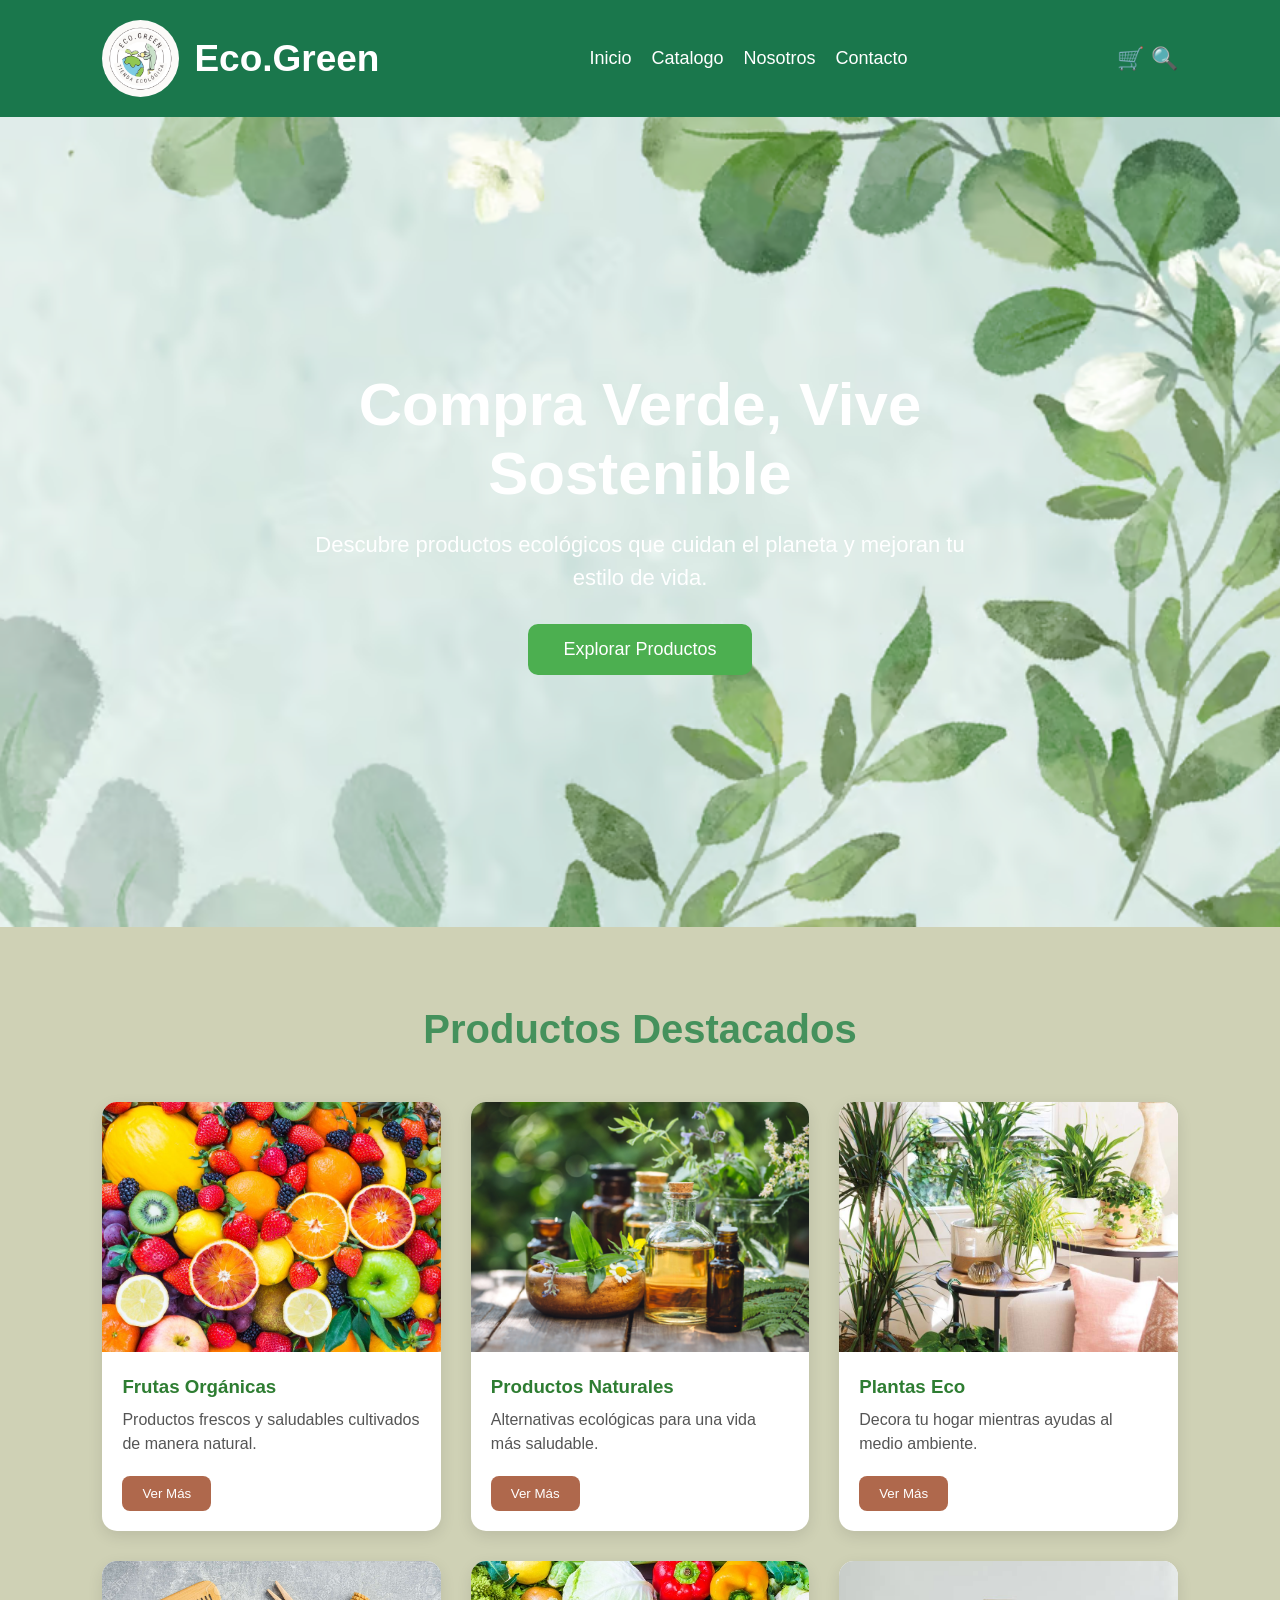
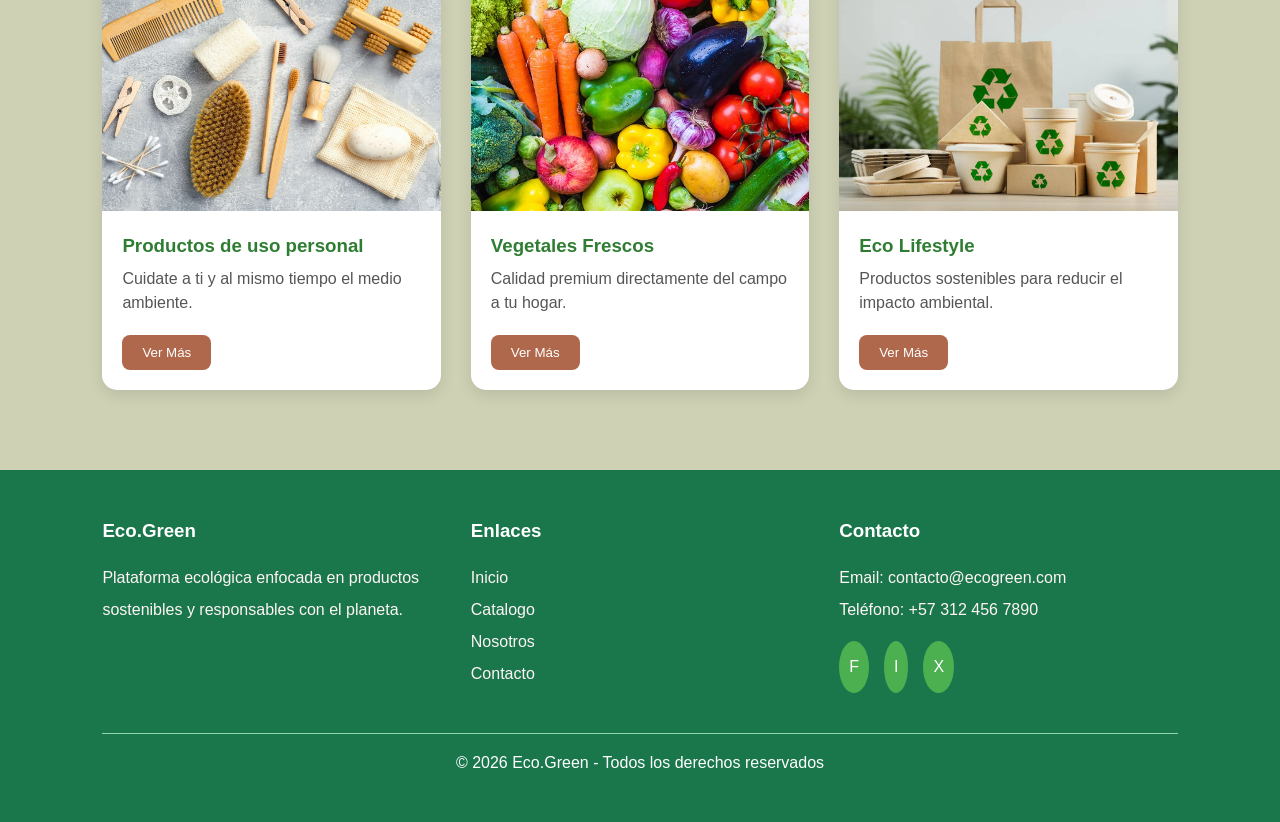
<file: index.html>
<!DOCTYPE html>
<html lang="es">

<head>
    <meta charset="UTF-8">
    <meta name="viewport" content="width=device-width, initial-scale=1.0">
    <title>Eco.Green</title>
    <link rel="icon" type="image/png" href="img/logo.png">
    <link rel="stylesheet" href="css/styles.css">
</head>

<body>
    <header>

        <div class="logo">
            <img src="img/logo.png" alt="Eco.Green" class="logo-img">
            <span>Eco.Green</span>
        </div>

        <nav>
            <a href="index.html">Inicio</a>
            <a href="catalogo.html">Catalogo</a>
            <a href="nosotros.html">Nosotros</a>
            <a href="contacto.html">Contacto</a>
        </nav>

        <div class="acciones">
            🛒
            🔍
        </div>

    </header>

    <section class="hero">

        <div class="hero-content">

            <h1>Compra Verde, Vive Sostenible</h1>

            <p>
                Descubre productos ecológicos que cuidan el planeta y mejoran tu estilo de vida.
            </p>

            <a href="catalogo.html" class="btn">Explorar Productos</a>

        </div>

    </section>

    <section class="productos">

        <h2 class="titulo">Productos Destacados</h2>

        <div class="grid-productos">

            <div class="card">

                <img src="img/frutas.jpg">

                <div class="card-content">

                    <h3>Frutas Orgánicas</h3>

                    <p>
                        Productos frescos y saludables cultivados de manera natural.
                    </p>

                    <button class="btn-card">Ver Más</button>

                </div>

            </div>

            <div class="card">

                <img src="img/productos naturales.jpg">

                <div class="card-content">

                    <h3>Productos Naturales</h3>

                    <p>
                        Alternativas ecológicas para una vida más saludable.
                    </p>

                    <button class="btn-card">Ver Más</button>

                </div>

            </div>

            <div class="card">

                <img src="img/plantas eco.jpg">

                <div class="card-content">

                    <h3>Plantas Eco</h3>

                    <p>
                        Decora tu hogar mientras ayudas al medio ambiente.
                    </p>

                    <button class="btn-card">Ver Más</button>

                </div>

            </div>

            <div class="card">

                <img src="img/productos de uso personal.jpg">

                <div class="card-content">

                    <h3>Productos de uso personal</h3>

                    <p>
                        Cuidate a ti y al mismo tiempo el medio ambiente.
                    </p>

                    <button class="btn-card">Ver Más</button>

                </div>

            </div>

            <div class="card">

                <img src="img/vegetales frescos.jpeg">

                <div class="card-content">

                    <h3>Vegetales Frescos</h3>

                    <p>
                        Calidad premium directamente del campo a tu hogar.
                    </p>

                    <button class="btn-card">Ver Más</button>

                </div>

            </div>

            <div class="card">

                <img src="img/eco lifestyle.jpg">

                <div class="card-content">

                    <h3>Eco Lifestyle</h3>

                    <p>
                        Productos sostenibles para reducir el impacto ambiental.
                    </p>

                    <button class="btn-card">Ver Más</button>

                </div>

            </div>

        </div>

    </section>

    <footer>

        <div class="footer-container">

            <div class="footer-box">

                <h3>Eco.Green</h3>

                <p>
                    Plataforma ecológica enfocada en productos sostenibles y responsables con el planeta.
                </p>

            </div>

            <div class="footer-box">

                <h3>Enlaces</h3>

                <a href="index.html">Inicio</a><br>
                <a href="catalogo.html">Catalogo</a><br>
                <a href="nosotros.html">Nosotros</a><br>
                <a href="contacto.html">Contacto</a>

            </div>

            <div class="footer-box">

                <h3>Contacto</h3>

                <p>Email: contacto@ecogreen.com</p>
                <p>Teléfono: +57 312 456 7890</p>

                <div class="redes">
                    <a href="https://www.facebook.com/?locale=es_LA">F</a>
                    <a href="https://www.instagram.com/?hl=es">I</a>
                    <a href="https://x.com/?lang=es">X</a>
                </div>

            </div>

        </div>

        <div class="copy">
            © 2026 Eco.Green - Todos los derechos reservados
        </div>

    </footer>

    </body>

</html>
</file>
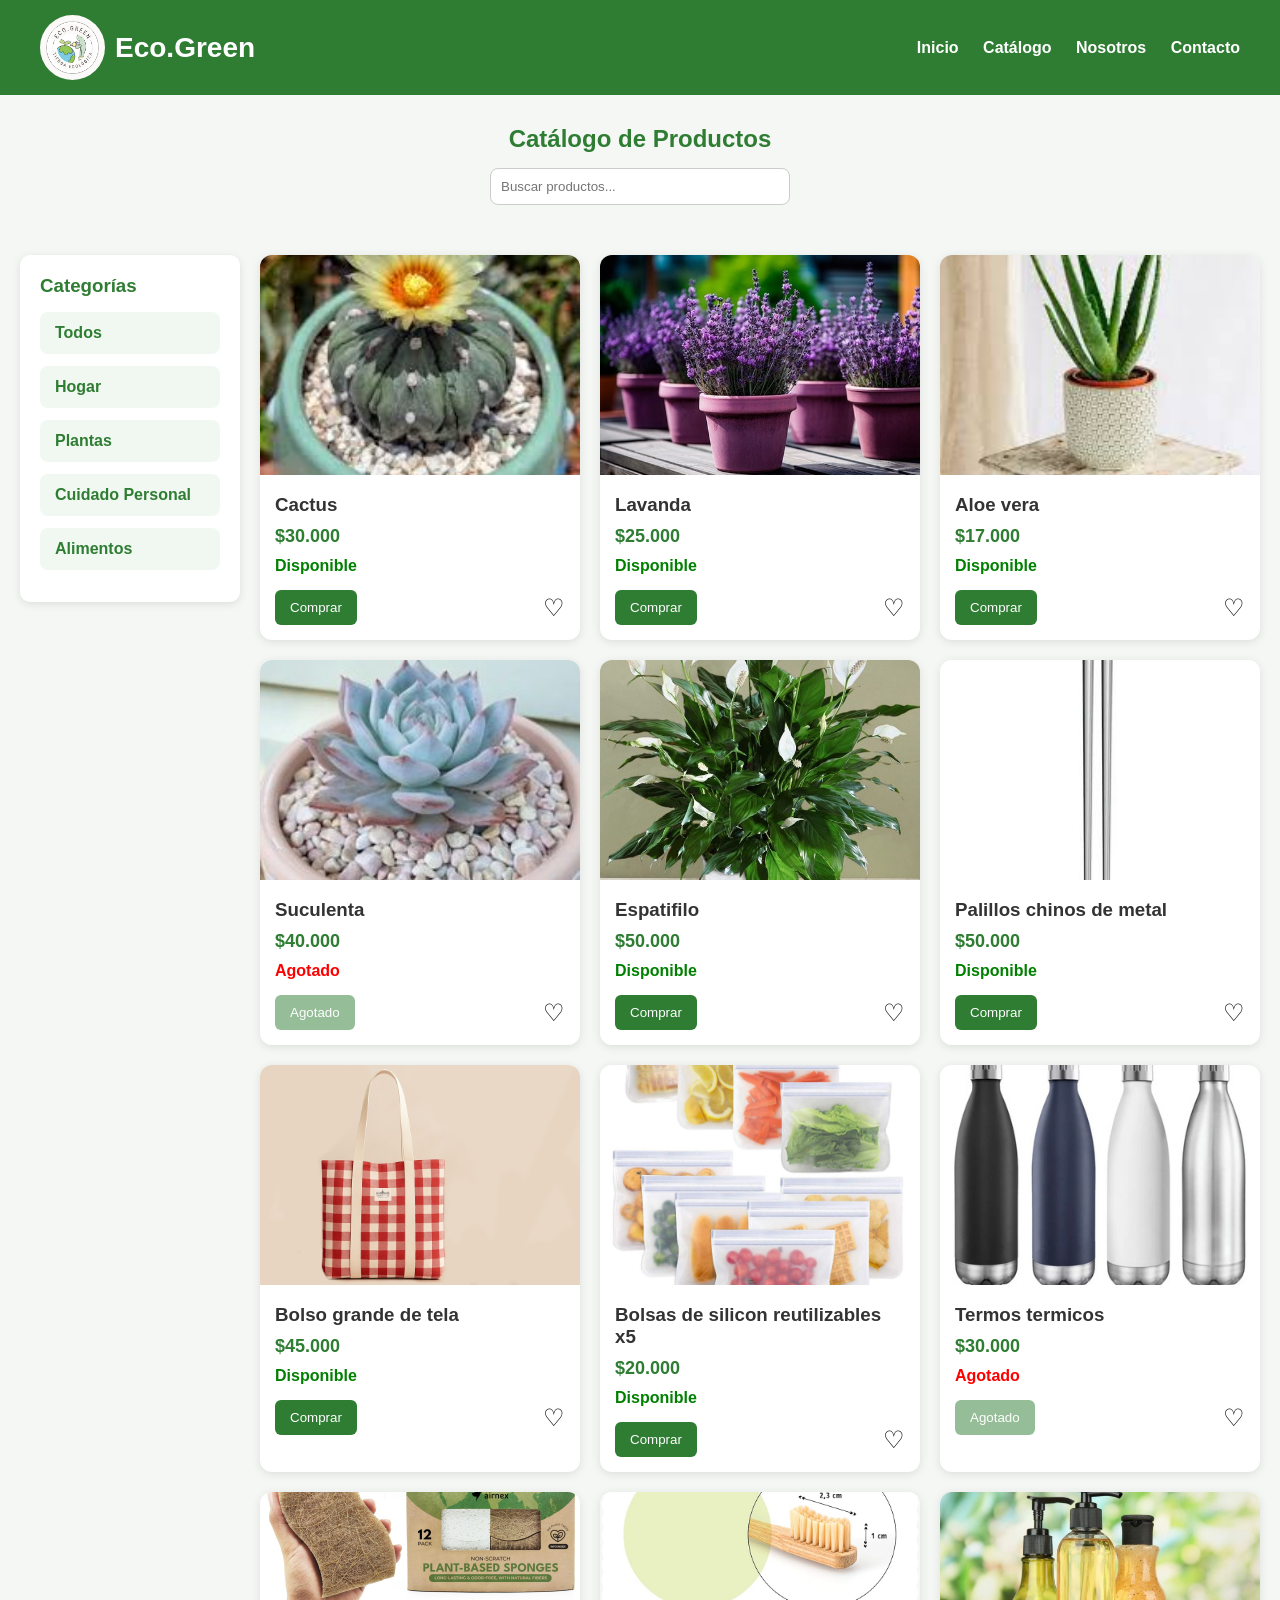
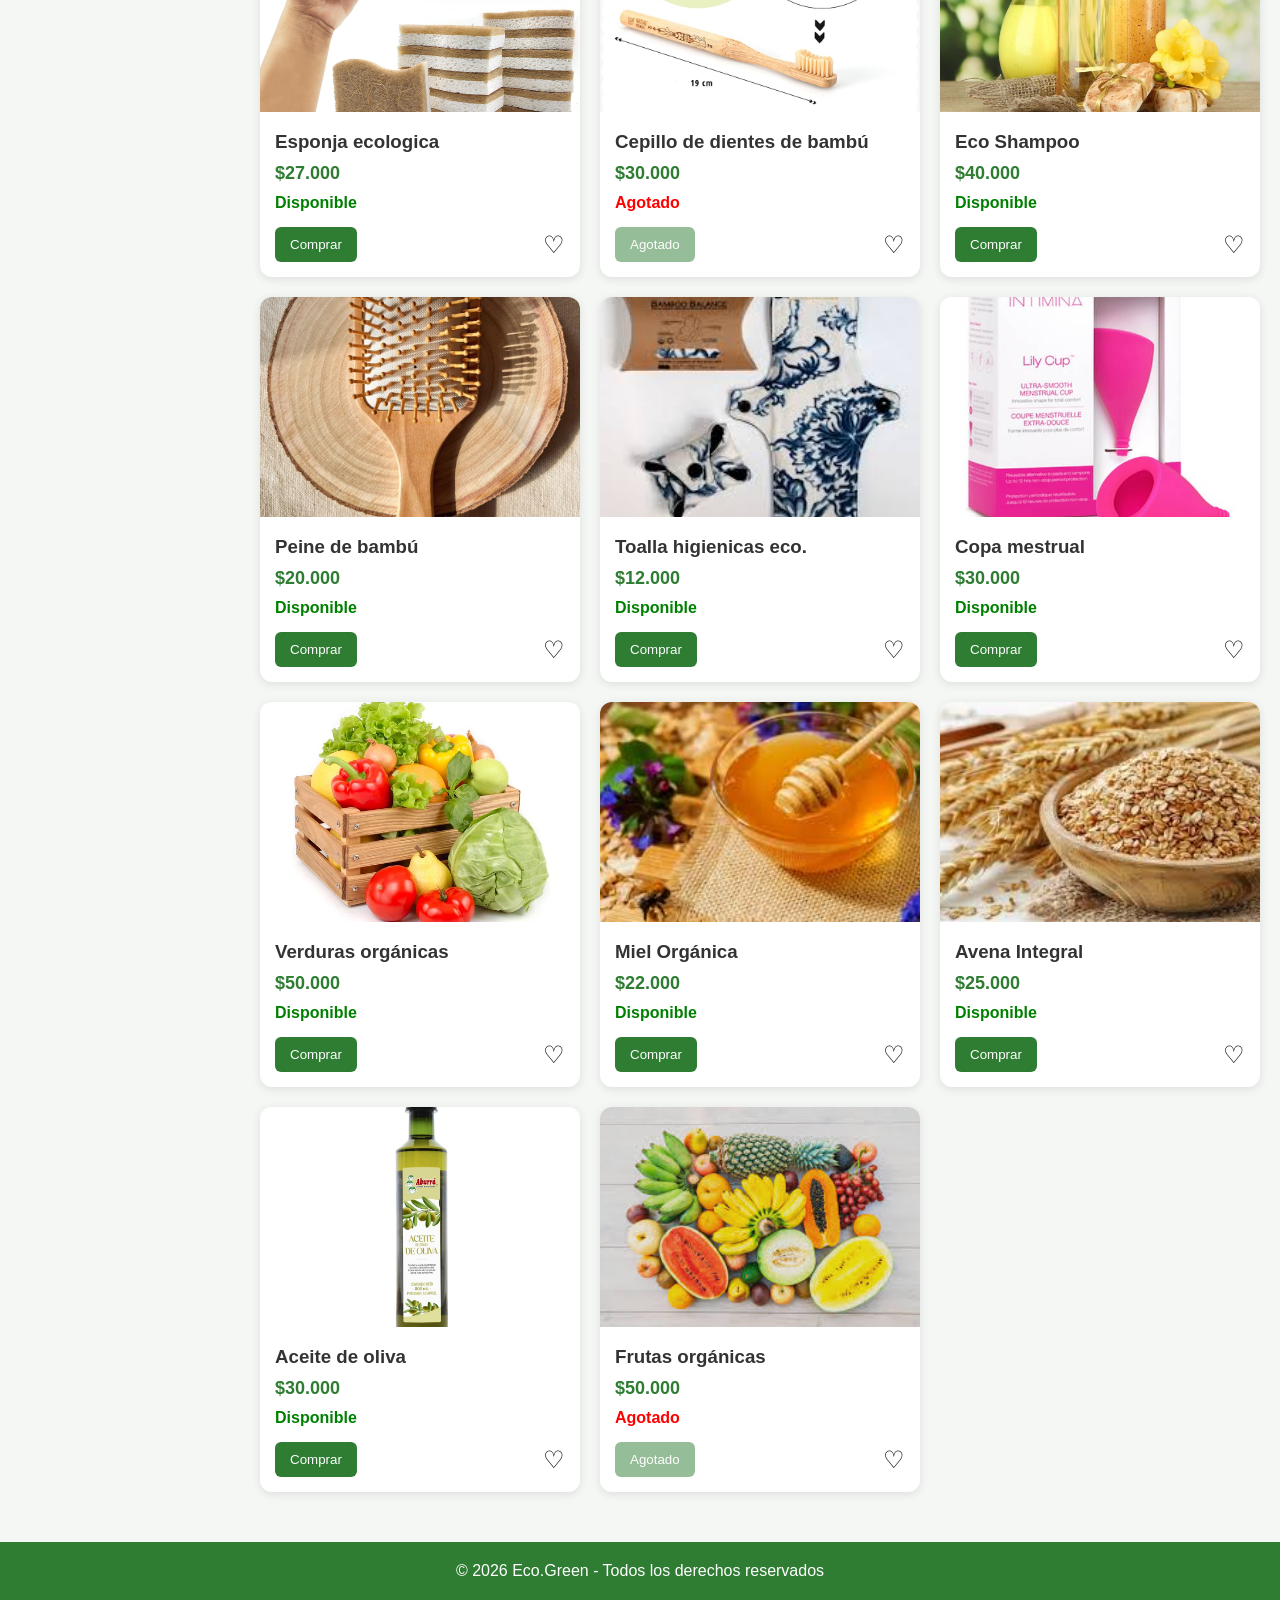
<file: catalogo.html>
<!DOCTYPE html>
<html lang="es">

<head>
    <meta charset="UTF-8">
    <meta name="viewport" content="width=device-width, initial-scale=1.0">
    <title>Catálogo | Eco.Green</title>
    <link rel="icon" type="image/png" href="img/logo.png">
    <link rel="stylesheet" href="css/catalogo.css">
</head>

<body>

    <header>
        <div class="logo">
            <img src="img/logo.png" alt="Eco.Green" class="logo-img">
            <span>Eco.Green</span>
        </div>
        <nav>
            <a href="index.html">Inicio</a>
            <a href="catalogo.html">Catálogo</a>
            <a href="nosotros.html">Nosotros</a>
            <a href="contacto.html">Contacto</a>
        </nav>
    </header>

    <section class="top-bar">
        <h1>Catálogo de Productos</h1>
        <input type="text" class="buscador" id="buscador" placeholder="Buscar productos...">
    </section>

    <section class="catalogo-container">
        <aside class="sidebar">
            <h3>Categorías</h3>
            <ul>
                <li><a href="#todos">Todos</a></li>
                <li><a href="#hogar">Hogar</a></li>
                <li><a href="#plantas">Plantas</a></li>
                <li><a href="#cuidado">Cuidado Personal</a></li>
                <li><a href="#alimentos">Alimentos</a></li>
            </ul>
        </aside>

        <div class="productos">
            <!-- SECCIÓN TODOS -->
            <div id="todos" class="seccion-categoria">
                <div class="grid-productos">
                    <!-- PLANTAS (5) -->
                    <div class="card plantas">
                        <img src="img/cactus.jpeg" alt="cactus">
                        <div class="card-content">
                            <h3>Cactus</h3>
                            <p class="precio">$30.000</p>
                            <p class="disponible">Disponible</p>
                            <div class="botones">
                                <button class="btn">Comprar</button>
                                <span class="favorito">♡</span>
                            </div>
                        </div>
                    </div>
                    <div class="card plantas">
                        <img src="img/lavanda.jpeg" alt="lavanda">
                        <div class="card-content">
                            <h3>Lavanda</h3>
                            <p class="precio">$25.000</p>
                            <p class="disponible">Disponible</p>
                            <div class="botones">
                                <button class="btn">Comprar</button>
                                <span class="favorito">♡</span>
                            </div>
                        </div>
                    </div>
                    <div class="card plantas">
                        <img src="img/aloe vera.jpeg" alt="aloe vera">
                        <div class="card-content">
                            <h3>Aloe vera</h3>
                            <p class="precio">$17.000</p>
                            <p class="disponible">Disponible</p>
                            <div class="botones">
                                <button class="btn">Comprar</button>
                                <span class="favorito">♡</span>
                            </div>
                        </div>
                    </div>
                    <div class="card plantas">
                        <img src="img/suculenta.jpg" alt="suculentas">
                        <div class="card-content">
                            <h3>Suculenta</h3>
                            <p class="precio">$40.000</p>
                            <p class="agotado">Agotado</p>
                            <div class="botones">
                                <button class="btn" disabled>Agotado</button>
                                <span class="favorito">♡</span>
                            </div>
                        </div>
                    </div>
                    <div class="card plantas">
                        <img src="img/espatifilo.jpg" alt="espatifilo">
                        <div class="card-content">
                            <h3>Espatifilo</h3>
                            <p class="precio">$50.000</p>
                            <p class="disponible">Disponible</p>
                            <div class="botones">
                                <button class="btn">Comprar</button>
                                <span class="favorito">♡</span>
                            </div>
                        </div>
                    </div>

                    <!-- HOGAR (5) -->
                    <div class="card hogar">
                        <img src="img/palillos chinos.jpg" alt="Palillos chinos">
                        <div class="card-content">
                            <h3>Palillos chinos de metal</h3>
                            <p class="precio">$50.000</p>
                            <p class="disponible">Disponible</p>
                            <div class="botones">
                                <button class="btn">Comprar</button>
                                <span class="favorito">♡</span>
                            </div>
                        </div>
                    </div>
                    <div class="card hogar">
                        <img src="img/bolso de tela.jpg" alt="Bolso de tela">
                        <div class="card-content">
                            <h3>Bolso grande de tela</h3>
                            <p class="precio">$45.000</p>
                            <p class="disponible">Disponible</p>
                            <div class="botones">
                                <button class="btn">Comprar</button>
                                <span class="favorito">♡</span>
                            </div>
                        </div>
                    </div>
                    <div class="card hogar">
                        <img src="img/bolsas de silicon.jpg" alt="Bolsas de silicon">
                        <div class="card-content">
                            <h3>Bolsas de silicon reutilizables x5</h3>
                            <p class="precio">$20.000</p>
                            <p class="disponible">Disponible</p>
                            <div class="botones">
                                <button class="btn">Comprar</button>
                                <span class="favorito">♡</span>
                            </div>
                        </div>
                    </div>
                    <div class="card hogar">
                        <img src="img/termo termico.jpg" alt="Termos termicos">
                        <div class="card-content">
                            <h3>Termos termicos</h3>
                            <p class="precio">$30.000</p>
                            <p class="agotado">Agotado</p>
                            <div class="botones">
                                <button class="btn" disabled>Agotado</button>
                                <span class="favorito">♡</span>
                            </div>
                        </div>
                    </div>
                    <div class="card hogar">
                        <img src="img/esponja eco.jpg" alt="Esponja">
                        <div class="card-content">
                            <h3>Esponja ecologica</h3>
                            <p class="precio">$27.000</p>
                            <p class="disponible">Disponible</p>
                            <div class="botones">
                                <button class="btn">Comprar</button>
                                <span class="favorito">♡</span>
                            </div>
                        </div>
                    </div>

                    <!-- CUIDADO PERSONAL (5) -->
                    <div class="card cuidado">
                        <img src="img/cepillo de dientes.jpg" alt="Cepillo bambú">
                        <div class="card-content">
                            <h3>Cepillo de dientes de bambú</h3>
                            <p class="precio">$30.000</p>
                            <p class="agotado">Agotado</p>
                            <div class="botones">
                                <button class="btn" disabled>Agotado</button>
                                <span class="favorito">♡</span>
                            </div>
                        </div>
                    </div>
                    <div class="card cuidado">
                        <img src="img/shampoo eco.jpg" alt="Eco Shampoo">
                        <div class="card-content">
                            <h3>Eco Shampoo</h3>
                            <p class="precio">$40.000</p>
                            <p class="disponible">Disponible</p>
                            <div class="botones">
                                <button class="btn">Comprar</button>
                                <span class="favorito">♡</span>
                            </div>
                        </div>
                    </div>
                    <div class="card cuidado">
                        <img src="img/peine de bambu.jpg" alt="Peine bambú">
                        <div class="card-content">
                            <h3>Peine de bambú</h3>
                            <p class="precio">$20.000</p>
                            <p class="disponible">Disponible</p>
                            <div class="botones">
                                <button class="btn">Comprar</button>
                                <span class="favorito">♡</span>
                            </div>
                        </div>
                    </div>
                    <div class="card cuidado">
                        <img src="img/toallas higienicas.jpeg" alt="toallas eco.">
                        <div class="card-content">
                            <h3>Toalla higienicas eco.</h3>
                            <p class="precio">$12.000</p>
                            <p class="disponible">Disponible</p>
                            <div class="botones">
                                <button class="btn">Comprar</button>
                                <span class="favorito">♡</span>
                            </div>
                        </div>
                    </div>
                    <div class="card cuidado">
                        <img src="img/copa mestrual.jpg" alt="copa mestrual">
                        <div class="card-content">
                            <h3>Copa mestrual</h3>
                            <p class="precio">$30.000</p>
                            <p class="disponible">Disponible</p>
                            <div class="botones">
                                <button class="btn">Comprar</button>
                                <span class="favorito">♡</span>
                            </div>
                        </div>
                    </div>

                    <!-- ALIMENTOS (5) -->
                    <div class="card alimentos">
                        <img src="img/verduras.jpg" alt="verduras">
                        <div class="card-content">
                            <h3>Verduras orgánicas</h3>
                            <p class="precio">$50.000</p>
                            <p class="disponible">Disponible</p>
                            <div class="botones">
                                <button class="btn">Comprar</button>
                                <span class="favorito">♡</span>
                            </div>
                        </div>
                    </div>
                    <div class="card alimentos">
                        <img src="img/miel.jpeg" alt="Miel orgánica">
                        <div class="card-content">
                            <h3>Miel Orgánica</h3>
                            <p class="precio">$22.000</p>
                            <p class="disponible">Disponible</p>
                            <div class="botones">
                                <button class="btn">Comprar</button>
                                <span class="favorito">♡</span>
                            </div>
                        </div>
                    </div>
                    <div class="card alimentos">
                        <img src="img/avena.jpeg" alt="Avena integral">
                        <div class="card-content">
                            <h3>Avena Integral</h3>
                            <p class="precio">$25.000</p>
                            <p class="disponible">Disponible</p>
                            <div class="botones">
                                <button class="btn">Comprar</button>
                                <span class="favorito">♡</span>
                            </div>
                        </div>
                    </div>
                    <div class="card alimentos">
                        <img src="img/aceite de oliva.jpg" alt="aceite">
                        <div class="card-content">
                            <h3>Aceite de oliva</h3>
                            <p class="precio">$30.000</p>
                            <p class="disponible">Disponible</p>
                            <div class="botones">
                                <button class="btn">Comprar</button>
                                <span class="favorito">♡</span>
                            </div>
                        </div>
                    </div>
                    <div class="card alimentos">
                        <img src="img/frutas organicas.jpeg" alt="frutas organicas">
                        <div class="card-content">
                            <h3>Frutas orgánicas</h3>
                            <p class="precio">$50.000</p>
                            <p class="agotado">Agotado</p>
                            <div class="botones">
                                <button class="btn" disabled>Agotado</button>
                                <span class="favorito">♡</span>
                            </div>
                        </div>
                    </div>
                </div>
            </div>

            <!-- SECCIÓN HOGAR -->
            <div id="hogar" class="seccion-categoria">
                <div class="grid-productos">
                    <div class="card hogar">
                        <img src="img/palillos chinos.jpg" alt="Palillos chinos">
                        <div class="card-content">
                            <h3>Palillos chinos de metal</h3>
                            <p class="precio">$50.000</p>
                            <p class="disponible">Disponible</p>
                            <div class="botones">
                                <button class="btn">Comprar</button>
                                <span class="favorito">♡</span>
                            </div>
                        </div>
                    </div>
                    <div class="card hogar">
                        <img src="img/bolso de tela.jpg" alt="Bolso de tela">
                        <div class="card-content">
                            <h3>Bolso grande de tela</h3>
                            <p class="precio">$45.000</p>
                            <p class="disponible">Disponible</p>
                            <div class="botones">
                                <button class="btn">Comprar</button>
                                <span class="favorito">♡</span>
                            </div>
                        </div>
                    </div>
                    <div class="card hogar">
                        <img src="img/bolsas de silicon.jpg" alt="Bolsas de silicon">
                        <div class="card-content">
                            <h3>Bolsas de silicon reutilizables x5</h3>
                            <p class="precio">$20.000</p>
                            <p class="disponible">Disponible</p>
                            <div class="botones">
                                <button class="btn">Comprar</button>
                                <span class="favorito">♡</span>
                            </div>
                        </div>
                    </div>
                    <div class="card hogar">
                        <img src="img/termo termico.jpg" alt="Termos termicos">
                        <div class="card-content">
                            <h3>Termos termicos</h3>
                            <p class="precio">$30.000</p>
                            <p class="agotado">Agotado</p>
                            <div class="botones">
                                <button class="btn" disabled>Agotado</button>
                                <span class="favorito">♡</span>
                            </div>
                        </div>
                    </div>
                    <div class="card hogar">
                        <img src="img/esponja eco.jpg" alt="Esponja">
                        <div class="card-content">
                            <h3>Esponja ecologica</h3>
                            <p class="precio">$27.000</p>
                            <p class="disponible">Disponible</p>
                            <div class="botones">
                                <button class="btn">Comprar</button>
                                <span class="favorito">♡</span>
                            </div>
                        </div>
                    </div>
                </div>
            </div>

            <!-- SECCIÓN PLANTAS -->
            <div id="plantas" class="seccion-categoria">
                <div class="grid-productos">
                    <div class="card plantas">
                        <img src="img/cactus.jpeg" alt="cactus">
                        <div class="card-content">
                            <h3>Cactus</h3>
                            <p class="precio">$30.000</p>
                            <p class="disponible">Disponible</p>
                            <div class="botones">
                                <button class="btn">Comprar</button>
                                <span class="favorito">♡</span>
                            </div>
                        </div>
                    </div>
                    <div class="card plantas">
                        <img src="img/lavanda.jpeg" alt="lavanda">
                        <div class="card-content">
                            <h3>Lavanda</h3>
                            <p class="precio">$25.000</p>
                            <p class="disponible">Disponible</p>
                            <div class="botones">
                                <button class="btn">Comprar</button>
                                <span class="favorito">♡</span>
                            </div>
                        </div>
                    </div>
                    <div class="card plantas">
                        <img src="img/aloe vera.jpeg" alt="aloe vera">
                        <div class="card-content">
                            <h3>Aloe vera</h3>
                            <p class="precio">$17.000</p>
                            <p class="disponible">Disponible</p>
                            <div class="botones">
                                <button class="btn">Comprar</button>
                                <span class="favorito">♡</span>
                            </div>
                        </div>
                    </div>
                    <div class="card plantas">
                        <img src="img/suculenta.jpg" alt="suculentas">
                        <div class="card-content">
                            <h3>Suculenta</h3>
                            <p class="precio">$40.000</p>
                            <p class="agotado">Agotado</p>
                            <div class="botones">
                                <button class="btn" disabled>Agotado</button>
                                <span class="favorito">♡</span>
                            </div>
                        </div>
                    </div>
                    <div class="card plantas">
                        <img src="img/espatifilo.jpg" alt="espatifilo">
                        <div class="card-content">
                            <h3>Espatifilo</h3>
                            <p class="precio">$50.000</p>
                            <p class="disponible">Disponible</p>
                            <div class="botones">
                                <button class="btn">Comprar</button>
                                <span class="favorito">♡</span>
                            </div>
                        </div>
                    </div>
                </div>
            </div>

            <!-- SECCIÓN CUIDADO PERSONAL -->
            <div id="cuidado" class="seccion-categoria">
                <div class="grid-productos">
                    <div class="card cuidado">
                        <img src="img/cepillo de dientes.jpg" alt="Cepillo bambú">
                        <div class="card-content">
                            <h3>Cepillo de dientes de bambú</h3>
                            <p class="precio">$30.000</p>
                            <p class="agotado">Agotado</p>
                            <div class="botones">
                                <button class="btn" disabled>Agotado</button>
                                <span class="favorito">♡</span>
                            </div>
                        </div>
                    </div>
                    <div class="card cuidado">
                        <img src="img/shampoo eco.jpg" alt="Eco Shampoo">
                        <div class="card-content">
                            <h3>Eco Shampoo</h3>
                            <p class="precio">$40.000</p>
                            <p class="disponible">Disponible</p>
                            <div class="botones">
                                <button class="btn">Comprar</button>
                                <span class="favorito">♡</span>
                            </div>
                        </div>
                    </div>
                    <div class="card cuidado">
                        <img src="img/peine de bambu.jpg" alt="Peine bambú">
                        <div class="card-content">
                            <h3>Peine de bambú</h3>
                            <p class="precio">$20.000</p>
                            <p class="disponible">Disponible</p>
                            <div class="botones">
                                <button class="btn">Comprar</button>
                                <span class="favorito">♡</span>
                            </div>
                        </div>
                    </div>
                    <div class="card cuidado">
                        <img src="img/toallas higienicas.jpeg" alt="toallas eco.">
                        <div class="card-content">
                            <h3>Toalla higienicas eco.</h3>
                            <p class="precio">$12.000</p>
                            <p class="disponible">Disponible</p>
                            <div class="botones">
                                <button class="btn">Comprar</button>
                                <span class="favorito">♡</span>
                            </div>
                        </div>
                    </div>
                    <div class="card cuidado">
                        <img src="img/copa mestrual.jpg" alt="copa mestrual">
                        <div class="card-content">
                            <h3>Copa mestrual</h3>
                            <p class="precio">$30.000</p>
                            <p class="disponible">Disponible</p>
                            <div class="botones">
                                <button class="btn">Comprar</button>
                                <span class="favorito">♡</span>
                            </div>
                        </div>
                    </div>
                </div>
            </div>

            <!-- SECCIÓN ALIMENTOS -->
            <div id="alimentos" class="seccion-categoria">
                <div class="grid-productos">
                    <div class="card alimentos">
                        <img src="img/verduras.jpg" alt="verduras">
                        <div class="card-content">
                            <h3>Verduras orgánicas</h3>
                            <p class="precio">$50.000</p>
                            <p class="disponible">Disponible</p>
                            <div class="botones">
                                <button class="btn">Comprar</button>
                                <span class="favorito">♡</span>
                            </div>
                        </div>
                    </div>
                    <div class="card alimentos">
                        <img src="img/miel.jpeg" alt="Miel orgánica">
                        <div class="card-content">
                            <h3>Miel Orgánica</h3>
                            <p class="precio">$22.000</p>
                            <p class="disponible">Disponible</p>
                            <div class="botones">
                                <button class="btn">Comprar</button>
                                <span class="favorito">♡</span>
                            </div>
                        </div>
                    </div>
                    <div class="card alimentos">
                        <img src="img/avena.jpeg" alt="Avena integral">
                        <div class="card-content">
                            <h3>Avena Integral</h3>
                            <p class="precio">$25.000</p>
                            <p class="disponible">Disponible</p>
                            <div class="botones">
                                <button class="btn">Comprar</button>
                                <span class="favorito">♡</span>
                            </div>
                        </div>
                    </div>
                    <div class="card alimentos">
                        <img src="img/aceite de oliva.jpg" alt="aceite">
                        <div class="card-content">
                            <h3>Aceite de oliva</h3>
                            <p class="precio">$30.000</p>
                            <p class="disponible">Disponible</p>
                            <div class="botones">
                                <button class="btn">Comprar</button>
                                <span class="favorito">♡</span>
                            </div>
                        </div>
                    </div>
                    <div class="card alimentos">
                        <img src="img/frutas organicas.jpeg" alt="frutas organicas">
                        <div class="card-content">
                            <h3>Frutas orgánicas</h3>
                            <p class="precio">$50.000</p>
                            <p class="agotado">Agotado</p>
                            <div class="botones">
                                <button class="btn" disabled>Agotado</button>
                                <span class="favorito">♡</span>
                            </div>
                        </div>
                    </div>
                </div>
            </div>
        </div>
    </section>

    <footer>
        © 2026 Eco.Green - Todos los derechos reservados
    </footer>

</body>

</html>
</file>
<file: css/styles.css>
* {
    margin: 0;
    padding: 0;
    box-sizing: border-box;
    font-family: Arial, Helvetica, sans-serif;
}

html {
    scroll-behavior: smooth;
}

body {
    background: #cfd1b5;
    color: #dadf9a;
}

header {
    background: #1a774c;
    padding: 20px 8%;
    display: flex;
    justify-content: space-between;
    align-items: center;
    position: sticky;
    top: 0;
    z-index: 1000;
}

.logo {
    color: white;
    font-size: 37px;
    font-weight: bold;
    display: flex;
    align-items: center;
    gap: 15px;
}

.logo-img {
    height: 77px;
    width: auto;
    border-radius: 50%;
}

nav {
    display: flex;
    gap: 20px;
}

nav a {
    color: white;
    text-decoration: none;
    font-size: 18px;
    transition: 0.3s;
}

nav a:hover {
    color: #bbbb7e;
}

.acciones {
    display: flex;
    gap: 15px;
    color: white;
    font-size: 22px;
    cursor: pointer;
}

.hero {
    height: 90vh;
    background:
        url("../img/fondo.avif");
    background-size: cover;
    background-position: center;
    display: flex;
    align-items: center;
    justify-content: center;
    text-align: center;
    padding: 20px;
}

.hero-content {
    color: white;
    max-width: 700px;
}

.hero-content h1 {
    font-size: 60px;
    margin-bottom: 20px;
}

.hero-content p {
    font-size: 22px;
    margin-bottom: 30px;
    line-height: 1.5;
}

.btn {
    display: inline-block;
    background: #4CAF50;
    color: white;
    padding: 15px 35px;
    text-decoration: none;
    border-radius: 10px;
    font-size: 18px;
    transition: 0.3s;
}

.btn:hover {
    background: #2E7D32;
    transform: scale(1.05);
}

.productos {
    padding: 80px 8%;
}

.titulo {
    text-align: center;
    font-size: 40px;
    margin-bottom: 50px;
    color: #45915c;
}

.grid-productos {
    display: grid;
    grid-template-columns: repeat(auto-fit, minmax(250px, 1fr));
    gap: 30px;
}

.card {
    background: white;
    border-radius: 15px;
    overflow: hidden;
    box-shadow: 0 5px 15px rgba(0, 0, 0, 0.1);
    transition: 0.4s;
}

.card:hover {
    transform: translateY(-10px);
}

.card img {
    width: 100%;
    height: 250px;
    object-fit: cover;
}

.card-content {
    padding: 20px;
}

.card-content h3 {
    margin-bottom: 10px;
    color: #2E7D32;
}

.card-content p {
    margin-bottom: 20px;
    color: #555;
    line-height: 1.5;
}

.btn-card {
    background: #af684c;
    color: white;
    padding: 10px 20px;
    border: none;
    border-radius: 8px;
    cursor: pointer;
    transition: 0.3s;
}

.btn-card:hover {
    background: #1B5E20;
}

footer {
    background: #1a774c;
    color: rgb(255, 255, 255);
    padding: 50px 8%;
}

.footer-container {
    display: grid;
    grid-template-columns: repeat(auto-fit, minmax(250px, 1fr));
    gap: 30px;
}

.footer-box h3 {
    margin-bottom: 20px;
}

.footer-box p,
.footer-box a {
    color: hsl(0, 100%, 98%);
    text-decoration: none;
    line-height: 2;
}

.redes {
    display: flex;
    gap: 15px;
    margin-top: 15px;
}

.redes a {
    background: #4caf50;
    padding: 10px;
    border-radius: 50%;
    color: white;
    transition: 0.3s;
}

.redes a:hover {
    background: #81C784;
}

.copy {
    text-align: center;
    margin-top: 40px;
    border-top: 1px solid rgba(185, 248, 206, 0.747);
    padding-top: 20px;
}

@media(max-width:900px) {

    header {
        flex-direction: column;
        gap: 20px;
    }

    .hero-content h1 {
        font-size: 42px;
    }

    .hero-content p {
        font-size: 18px;
    }

}
</file>
<file: css/catalogo.css>
* {
    margin: 0;
    padding: 0;
    box-sizing: border-box;
    font-family: Arial, Helvetica, sans-serif;
}

body {
    background-color: #f4f7f4;
}

/* HEADER */
header {
    background-color: #2e7d32;
    color: white;
    padding: 15px 40px;
    display: flex;
    justify-content: space-between;
    align-items: center;
    flex-wrap: wrap;
}

.logo {
    font-size: 28px;
    font-weight: bold;
    color: white;
    display: flex;
    align-items: center;
    gap: 10px;
}

.logo-img {
    height: 65px;
    width: auto;
    border-radius: 50%;
}

nav a {
    color: white;
    text-decoration: none;
    margin-left: 20px;
    font-weight: bold;
}

nav a:hover {
    text-decoration: underline;
}

/* BARRA SUPERIOR */
.top-bar {
    text-align: center;
    padding: 30px;
}

.top-bar h1 {
    margin-bottom: 15px;
    color: #2e7d32;
}

.buscador {
    width: 300px;
    padding: 10px;
    border: 1px solid #ccc;
    border-radius: 8px;
}

/* CONTENEDOR PRINCIPAL */
.catalogo-container {
    display: flex;
    gap: 20px;
    padding: 20px;
}

/* SIDEBAR */
.sidebar {
    width: 220px;
    background-color: white;
    padding: 20px;
    border-radius: 10px;
    height: fit-content;
    box-shadow: 0 2px 8px rgba(0, 0, 0, .1);
}

.sidebar h3 {
    margin-bottom: 15px;
    color: #2e7d32;
}

.sidebar ul {
    list-style: none;
    padding: 0;
}

.sidebar li {
    margin-bottom: 12px;
}

.sidebar a {
    display: block;
    background-color: #f1f8f2;
    color: #2e7d32;
    text-decoration: none;
    padding: 12px 15px;
    border-radius: 8px;
    font-weight: bold;
    transition: 0.3s;
}

.sidebar a:hover {
    background-color: #2e7d32;
    color: white;
    transform: translateX(5px);
}

/* PRODUCTOS */
.productos {
    flex: 1;
}

/* SECCIONES DE CATEGORÍAS - FILTRADO CON :target */
.seccion-categoria {
    display: none;
}

/* Por defecto, mostrar TODOS */
#todos {
    display: block;
}

/* Cuando se selecciona una categoría, mostrar esa y ocultar TODOS */
.seccion-categoria:target {
    display: block;
}

.productos:has(.seccion-categoria:not(#todos):target) #todos {
    display: none;
}

/* Grid de productos */
.grid-productos {
    display: grid;
    grid-template-columns: repeat(auto-fill, minmax(250px, 1fr));
    gap: 20px;
}

/* Tarjetas */
.card {
    background-color: white;
    border-radius: 12px;
    overflow: hidden;
    box-shadow: 0 2px 10px rgba(0, 0, 0, .1);
    transition: transform 0.3s;
}

.card:hover {
    transform: translateY(-5px);
}

.card img {
    width: 100%;
    height: 220px;
    object-fit: cover;
}

.card-content {
    padding: 15px;
}

.card-content h3 {
    margin-bottom: 10px;
    color: #333;
}

.precio {
    color: #2e7d32;
    font-size: 18px;
    font-weight: bold;
    margin-bottom: 10px;
}

.disponible {
    color: green;
    font-weight: bold;
}

.agotado {
    color: red;
    font-weight: bold;
}

.botones {
    display: flex;
    justify-content: space-between;
    align-items: center;
    margin-top: 15px;
}

.btn {
    background-color: #2e7d32;
    color: white;
    border: none;
    padding: 10px 15px;
    border-radius: 6px;
    cursor: pointer;
}

.btn:hover:not(:disabled) {
    background-color: #1b5e20;
}

.btn:disabled {
    opacity: 0.5;
    cursor: not-allowed;
}

.favorito {
    font-size: 24px;
    cursor: pointer;
    transition: 0.3s;
}

.favorito:hover {
    color: red;
}

/* FOOTER */
footer {
    background-color: #2e7d32;
    color: white;
    text-align: center;
    padding: 20px;
    margin-top: 30px;
}

/* RESPONSIVE */
@media (max-width: 768px) {
    .catalogo-container {
        flex-direction: column;
    }

    .sidebar {
        width: 100%;
    }

    nav {
        display: flex;
        flex-wrap: wrap;
        gap: 10px;
    }

    .buscador {
        width: 100%;
    }
}
</file>
